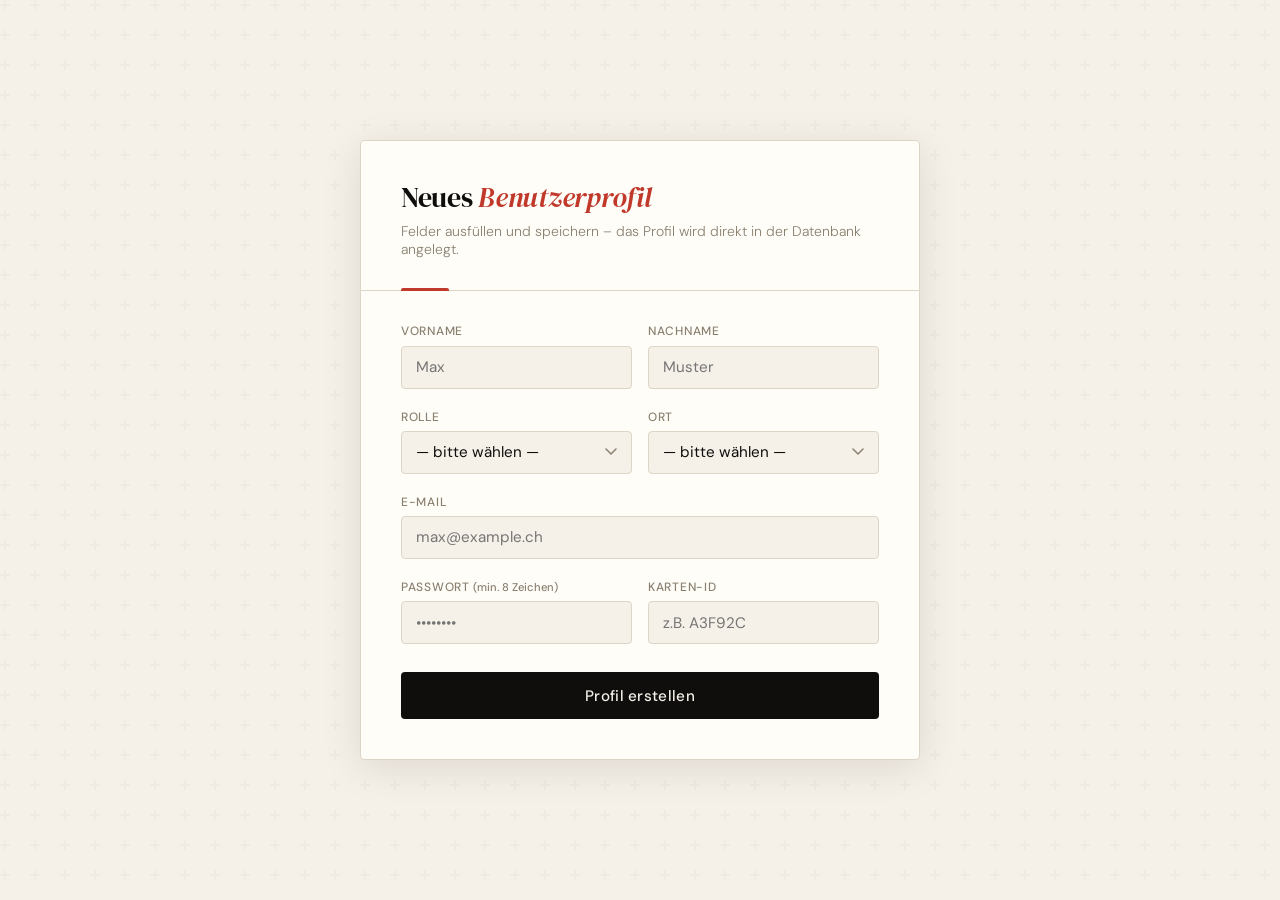
<file: new_user.html>
<!DOCTYPE html>
<html lang="de">
<head>
  <meta charset="UTF-8" />
  <meta name="viewport" content="width=device-width, initial-scale=1.0" />
  <title>Neues Benutzerprofil</title>
  <link rel="preconnect" href="https://fonts.googleapis.com" />
  <link rel="preconnect" href="https://fonts.gstatic.com" crossorigin />
  <link href="https://fonts.googleapis.com/css2?family=DM+Serif+Display:ital@0;1&family=DM+Sans:wght@300;400;500&display=swap" rel="stylesheet" />

  <style>
    /* ── Reset & Tokens ─────────────────────────── */
    *, *::before, *::after { box-sizing: border-box; margin: 0; padding: 0; }

    :root {
      --ink:      #0f0e0d;
      --paper:    #f5f0e8;
      --card:     #fffdf8;
      --accent:   #c0392b;
      --muted:    #8a8070;
      --border:   #ddd5c5;
      --success:  #2d6a4f;
      --error:    #c0392b;
      --radius:   4px;
      --shadow:   0 8px 40px rgba(15,14,13,.10);
    }

    html, body {
      min-height: 100%;
      background: var(--paper);
      font-family: 'DM Sans', sans-serif;
      color: var(--ink);
    }

    /* ── Background texture ─────────────────────── */
    body::before {
      content: '';
      position: fixed; inset: 0;
      background-image:
        url("data:image/svg+xml,%3Csvg width='60' height='60' viewBox='0 0 60 60' xmlns='http://www.w3.org/2000/svg'%3E%3Cg fill='none' fill-rule='evenodd'%3E%3Cg fill='%23a09080' fill-opacity='0.06'%3E%3Cpath d='M36 34v-4h-2v4h-4v2h4v4h2v-4h4v-2h-4zm0-30V0h-2v4h-4v2h4v4h2V6h4V4h-4zM6 34v-4H4v4H0v2h4v4h2v-4h4v-2H6zM6 4V0H4v4H0v2h4v4h2V6h4V4H6z'/%3E%3C/g%3E%3C/g%3E%3C/svg%3E");
      pointer-events: none;
      z-index: 0;
    }

    /* ── Layout ─────────────────────────────────── */
    main {
      position: relative; z-index: 1;
      min-height: 100vh;
      display: grid;
      place-items: center;
      padding: 3rem 1rem;
    }

    .card {
      background: var(--card);
      border: 1px solid var(--border);
      border-radius: var(--radius);
      box-shadow: var(--shadow);
      width: 100%;
      max-width: 560px;
      overflow: hidden;
      animation: rise .5s cubic-bezier(.22,.61,.36,1) both;
    }

    @keyframes rise {
      from { opacity: 0; transform: translateY(24px); }
      to   { opacity: 1; transform: translateY(0); }
    }

    /* ── Card header ────────────────────────────── */
    .card-head {
      padding: 2.5rem 2.5rem 2rem;
      border-bottom: 1px solid var(--border);
      position: relative;
    }

    .card-head::after {
      content: '';
      position: absolute;
      left: 2.5rem; bottom: -1px;
      width: 48px; height: 3px;
      background: var(--accent);
      border-radius: 2px 2px 0 0;
    }

    .card-head h1 {
      font-family: 'DM Serif Display', serif;
      font-size: 1.75rem;
      font-weight: 400;
      letter-spacing: -.01em;
      line-height: 1.2;
    }

    .card-head h1 em {
      font-style: italic;
      color: var(--accent);
    }

    .card-head p {
      margin-top: .5rem;
      font-size: .875rem;
      color: var(--muted);
      font-weight: 300;
    }

    /* ── Form body ──────────────────────────────── */
    .card-body {
      padding: 2rem 2.5rem 2.5rem;
    }

    .row-2 {
      display: grid;
      grid-template-columns: 1fr 1fr;
      gap: 1rem;
    }

    .field {
      display: flex;
      flex-direction: column;
      gap: .4rem;
      margin-bottom: 1.25rem;
    }

    .field label {
      font-size: .75rem;
      font-weight: 500;
      letter-spacing: .06em;
      text-transform: uppercase;
      color: var(--muted);
    }

    .field input,
    .field select {
      width: 100%;
      padding: .65rem .85rem;
      border: 1px solid var(--border);
      border-radius: var(--radius);
      background: var(--paper);
      color: var(--ink);
      font-family: 'DM Sans', sans-serif;
      font-size: .95rem;
      font-weight: 400;
      outline: none;
      transition: border-color .2s, box-shadow .2s;
      appearance: none;
      -webkit-appearance: none;
    }

    .field select {
      background-image: url("data:image/svg+xml,%3Csvg width='12' height='8' viewBox='0 0 12 8' xmlns='http://www.w3.org/2000/svg'%3E%3Cpath d='M1 1l5 5 5-5' stroke='%238a8070' stroke-width='1.5' fill='none' stroke-linecap='round'/%3E%3C/svg%3E");
      background-repeat: no-repeat;
      background-position: right .85rem center;
      padding-right: 2.25rem;
    }

    .field input:focus,
    .field select:focus {
      border-color: var(--ink);
      box-shadow: 0 0 0 3px rgba(15,14,13,.07);
    }

    .field input.invalid,
    .field select.invalid {
      border-color: var(--error);
    }

    /* ── Submit button ──────────────────────────── */
    .btn-submit {
      width: 100%;
      padding: .85rem;
      margin-top: .5rem;
      background: var(--ink);
      color: var(--paper);
      border: none;
      border-radius: var(--radius);
      font-family: 'DM Sans', sans-serif;
      font-size: .95rem;
      font-weight: 500;
      letter-spacing: .02em;
      cursor: pointer;
      transition: background .2s, transform .1s;
      display: flex;
      align-items: center;
      justify-content: center;
      gap: .5rem;
    }

    .btn-submit:hover  { background: #2a2724; }
    .btn-submit:active { transform: scale(.985); }
    .btn-submit:disabled { opacity: .5; cursor: not-allowed; }

    .spinner {
      width: 18px; height: 18px;
      border: 2px solid rgba(245,240,232,.3);
      border-top-color: var(--paper);
      border-radius: 50%;
      animation: spin .7s linear infinite;
      display: none;
    }
    .btn-submit.loading .spinner { display: block; }
    .btn-submit.loading .btn-text { display: none; }

    @keyframes spin { to { transform: rotate(360deg); } }

    /* ── Toast ──────────────────────────────────── */
    #toast {
      display: none;
      margin-top: 1.25rem;
      padding: .85rem 1rem;
      border-radius: var(--radius);
      font-size: .875rem;
      font-weight: 400;
      line-height: 1.5;
      animation: fadein .3s ease;
    }

    @keyframes fadein { from { opacity:0; transform:translateY(6px); } to { opacity:1; transform:none; } }

    #toast.success {
      background: #d8f3dc;
      color: var(--success);
      border: 1px solid #b7e4c7;
    }

    #toast.error {
      background: #fde8e8;
      color: var(--error);
      border: 1px solid #f5c6c6;
    }

    @media (max-width: 480px) {
      .card-head, .card-body { padding-left: 1.5rem; padding-right: 1.5rem; }
      .row-2 { grid-template-columns: 1fr; }
    }
  </style>
</head>
<body>
<main>
  <div class="card">

    <div class="card-head">
      <h1>Neues <em>Benutzerprofil</em></h1>
      <p>Felder ausfüllen und speichern – das Profil wird direkt in der Datenbank angelegt.</p>
    </div>

    <div class="card-body">
      <div class="row-2">
        <div class="field">
          <label for="firstname">Vorname</label>
          <input type="text" id="firstname" name="firstname" placeholder="Max" autocomplete="given-name" />
        </div>
        <div class="field">
          <label for="lastname">Nachname</label>
          <input type="text" id="lastname" name="lastname" placeholder="Muster" autocomplete="family-name" />
        </div>
      </div>

      <div class="row-2">
        <div class="field">
          <label for="rolle">Rolle</label>
          <select id="rolle" name="rolle">
            <option value="">— bitte wählen —</option>
            <option value="Admin">Admin</option>
            <option value="Ausleihe">Ausleihe</option>
          </select>
        </div>
        <div class="field">
          <label for="ort">Ort</label>
          <select id="ort" name="ort">
            <option value="">— bitte wählen —</option>
            <option value="Bern">Bern</option>
            <option value="Chur">Chur</option>
            <option value="Zürich">Zürich</option>
          </select>
        </div>
      </div>

      <div class="field">
        <label for="email">E-Mail</label>
        <input type="email" id="email" name="email" placeholder="max@example.ch" autocomplete="email" />
      </div>

      <div class="row-2">
        <div class="field">
          <label for="passwort">Passwort <span style="color:var(--muted);font-size:.7rem;text-transform:none;letter-spacing:0">(min. 8 Zeichen)</span></label>
          <input type="password" id="passwort" name="passwort" placeholder="••••••••" autocomplete="new-password" />
        </div>
        <div class="field">
          <label for="card_id">Karten-ID</label>
          <input type="text" id="card_id" name="card_id" placeholder="z.B. A3F92C" />
        </div>
      </div>

      <button class="btn-submit" id="submitBtn" type="button" onclick="submitForm()">
        <div class="spinner"></div>
        <span class="btn-text">Profil erstellen</span>
      </button>

      <div id="toast"></div>
    </div>
  </div>
</main>

<script>
  async function submitForm() {
    const btn   = document.getElementById('submitBtn');
    const toast = document.getElementById('toast');
    const felder = ['firstname','lastname','rolle','ort','email','passwort','card_id'];

    // Validierung
    let ok = true;
    felder.forEach(id => {
      const el = document.getElementById(id);
      el.classList.remove('invalid');
      if (!el.value.trim()) { el.classList.add('invalid'); ok = false; }
    });

    const emailEl = document.getElementById('email');
    if (emailEl.value && !/^[^\s@]+@[^\s@]+\.[^\s@]+$/.test(emailEl.value)) {
      emailEl.classList.add('invalid'); ok = false;
    }

    const pwEl = document.getElementById('passwort');
    if (pwEl.value && pwEl.value.length < 8) {
      pwEl.classList.add('invalid'); ok = false;
    }

    if (!ok) {
      showToast('Bitte alle Felder korrekt ausfüllen.', 'error');
      return;
    }

    // Submit
    btn.disabled = true;
    btn.classList.add('loading');
    toast.style.display = 'none';

    const body = new FormData();
    felder.forEach(id => body.append(id, document.getElementById(id).value));

    try {
      const res  = await fetch('benutzer_erstellen.php', { method: 'POST', body });
      const data = await res.json();

      if (data.success) {
        showToast(data.message, 'success');
        felder.forEach(id => { document.getElementById(id).value = ''; });
      } else {
        showToast(data.message, 'error');
      }
    } catch (e) {
      showToast('Verbindungsfehler – bitte erneut versuchen.', 'error');
    } finally {
      btn.disabled = false;
      btn.classList.remove('loading');
    }
  }

  function showToast(msg, type) {
    const t = document.getElementById('toast');
    t.textContent = msg;
    t.className   = type;
    t.style.display = 'block';
  }

  // Enter-Taste
  document.addEventListener('keydown', e => {
    if (e.key === 'Enter') submitForm();
  });
</script>
</body>
</html>
</file>
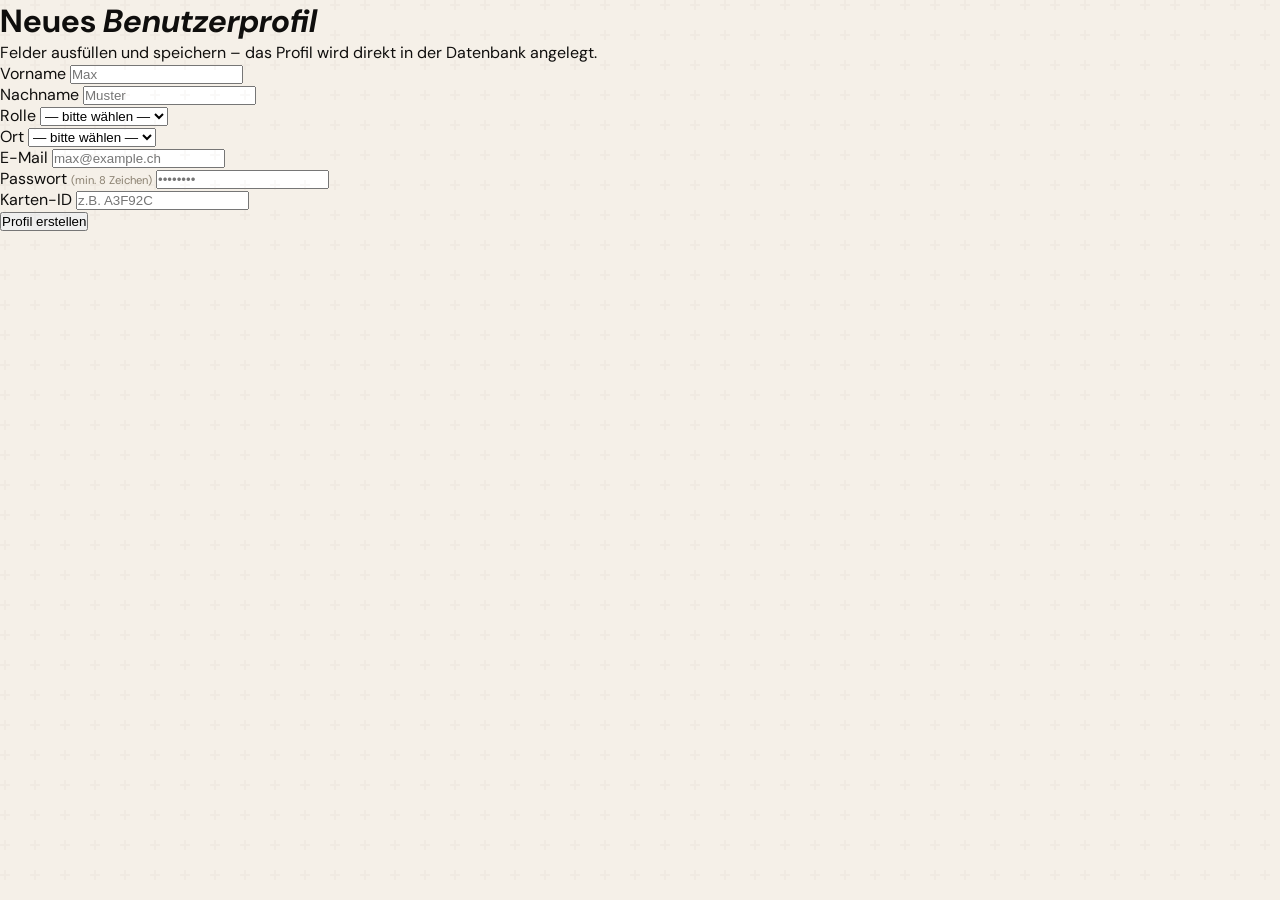
<file: newuser.html>
<!DOCTYPE html>
<html lang="de">
<head>
  <meta charset="UTF-8" />
  <meta name="viewport" content="width=device-width, initial-scale=1.0" />
  <title>Neues Benutzerprofil</title>
  <link rel="preconnect" href="https://fonts.googleapis.com" />
  <link rel="preconnect" href="https://fonts.gstatic.com" crossorigin />
  <link href="https://fonts.googleapis.com/css2?family=DM+Serif+Display:ital@0;1&family=DM+Sans:wght@300;400;500&display=swap" rel="stylesheet" />

  <style>
    /* ── Reset & Tokens ─────────────────────────── */
    *, *::before, *::after { box-sizing: border-box; margin: 0; padding: 0; }

    :root {
      --ink:      #0f0e0d;
      --paper:    #f5f0e8;
      --card:     #fffdf8;
      --accent:   #c0392b;
      --muted:    #8a8070;
      --border:   #ddd5c5;
      --success:  #2d6a4f;
      --error:    var(--accent);
      --radius:   4px;
      --shadow:   0 8px 40px rgba(15,14,13,.10);
    }

    html, body {
      min-height: 100%;
      background: var(--paper);
      font-family: 'DM Sans', sans-serif;
      color: var(--ink);
    }

    /* ── Background texture ─────────────────────── */
    body::before {
      content: '';
      position: fixed; inset: 0;
      background-image:
        url("data:image/svg+xml,%3Csvg width='60' height='60' viewBox='0 0 60 60' xmlns='http://www.w3.org/2000/svg'%3E%3Cg fill='none' fill-rule='evenodd'%3E%3Cg fill='%23a09080' fill-opacity='0.06'%3E%3Cpath d='M36 34v-4h-2v4h-4v2h4v4h2v-4h4v-2h-4zm0-30V0h-2v4h-4v2h4v4h2V6h4V4h-4zM6 34v-4H4v4H0v2h4v4h2v-4h4v-2H6zM6 4V0H4v4H0v2h4v4h2V6h4V4H6z'/%3E%3C/g%3E%3C/g%3E%3C/svg%3E");
      pointer-events: none;
      z-index: 0;
    }

    /* minimal styles for invalid & toast */
    .invalid { outline: 2px solid var(--error); }
    #toast { display: none; padding: 10px 14px; border-radius: 6px; margin-top: 14px; }
    #toast.success { background: var(--success); color: white; }
    #toast.error { background: var(--error); color: white; }
    .btn-submit.loading .spinner { display: inline-block; }
    .spinner { display: none; width: 14px; height: 14px; border: 2px solid rgba(0,0,0,0.12); border-top-color: rgba(0,0,0,0.4); border-radius: 50%; animation: spin .8s linear infinite; margin-right: 8px; vertical-align: middle; }
    @keyframes spin { to { transform: rotate(360deg); } }
  </style>

</head>
<body>
<main>
  <div class="card">

    <div class="card-head">
      <h1>Neues <em>Benutzerprofil</em></h1>
      <p>Felder ausfüllen und speichern – das Profil wird direkt in der Datenbank angelegt.</p>
    </div>

    <div class="card-body">
      <!-- Formular: submit statt onclick / globaler Enter-Handler -->
      <form id="newUserForm" novalidate>
        <div class="row-2">
          <div class="field">
            <label for="firstname">Vorname</label>
            <input type="text" id="firstname" name="firstname" placeholder="Max" autocomplete="given-name" />
          </div>
          <div class="field">
            <label for="lastname">Nachname</label>
            <input type="text" id="lastname" name="lastname" placeholder="Muster" autocomplete="family-name" />
          </div>
        </div>

        <div class="row-2">
          <div class="field">
            <label for="rolle">Rolle</label>
            <select id="rolle" name="rolle">
              <option value="">— bitte wählen —</option>
              <option value="Admin">Admin</option>
              <option value="Ausleihe">Ausleihe</option>
            </select>
          </div>
          <div class="field">
            <label for="ort">Ort</label>
            <select id="ort" name="ort">
              <option value="">— bitte wählen —</option>
              <option value="Bern">Bern</option>
              <option value="Chur">Chur</option>
              <option value="Zürich">Zürich</option>
            </select>
          </div>
        </div>

        <div class="field">
          <label for="email">E-Mail</label>
          <input type="email" id="email" name="email" placeholder="max@example.ch" autocomplete="email" />
        </div>

        <div class="row-2">
          <div class="field">
            <label for="passwort">Passwort <span style="color:var(--muted);font-size:.7rem;text-transform:none;letter-spacing:0">(min. 8 Zeichen)</span></label>
            <input type="password" id="passwort" name="passwort" placeholder="••••••••" autocomplete="new-password" />
          </div>
          <div class="field">
            <label for="card_id">Karten-ID</label>
            <input type="text" id="card_id" name="card_id" placeholder="z.B. A3F92C" />
          </div>
        </div>

        <button class="btn-submit" id="submitBtn" type="submit">
          <div class="spinner" aria-hidden="true"></div>
          <span class="btn-text">Profil erstellen</span>
        </button>

        <div id="toast" role="status" aria-live="polite"></div>
      </form>
    </div>
  </div>
</main>

<script src="js/api-config.js"></script>
<script>
  function normalizeCardId(value) {
    return String(value || "")
      .trim()
      .replace(/[^a-zA-Z0-9]/g, "")
      .toUpperCase();
  }

  function applyCardPrefillFromQuery() {
    const params = new URLSearchParams(window.location.search);
    const raw = params.get('card_id');
    if (!raw) return;
    const cardIdEl = document.getElementById('card_id');
    if (!cardIdEl) return;
    cardIdEl.value = normalizeCardId(raw);
  }

  // helper Toast
  let toastTimer = null;
  function showToast(msg, type = 'error') {
    const t = document.getElementById('toast');
    if (!t) return;
    t.textContent = msg;
    t.className = ''; // reset classes
    t.classList.add(type);
    t.style.display = 'block';
    if (toastTimer) clearTimeout(toastTimer);
    toastTimer = setTimeout(() => {
      t.style.display = 'none';
      t.className = '';
    }, 5000);
  }

  async function submitForm() {
    const btn   = document.getElementById('submitBtn');
    const felder = ['firstname','lastname','rolle','ort','email','passwort','card_id'];

    // Defensive: ensure button exists
    if (!btn) return;

    // Validierung
    let ok = true;
    felder.forEach(id => {
      const el = document.getElementById(id);
      if (!el) return; // falls Element fehlt, nicht crashen
      el.classList.remove('invalid');
      if (!String(el.value || '').trim()) { el.classList.add('invalid'); ok = false; }
    });

    const emailEl = document.getElementById('email');
    if (emailEl && emailEl.value && !/^[^\s@]+@[^\s@]+\.[^\s@]+$/.test(emailEl.value)) {
      emailEl.classList.add('invalid'); ok = false;
    }

    const pwEl = document.getElementById('passwort');
    if (pwEl && pwEl.value && pwEl.value.length < 8) {
      pwEl.classList.add('invalid'); ok = false;
    }

    if (!ok) {
      showToast('Bitte alle Felder korrekt ausfüllen.', 'error');
      return;
    }

    // API-Konfiguration prüfen
    if (typeof apiUrl !== 'function') {
      showToast('Fehler: API-Konfiguration fehlt. js/api-config.js prüfen.', 'error');
      return;
    }

    // Submit
    btn.disabled = true;
    btn.classList.add('loading');

    const body = new FormData();
    felder.forEach(id => {
      const el = document.getElementById(id);
      body.append(id, el ? (el.value || '') : '');
    });

    try {
      const res = await fetch(apiUrl('api/benutzer_erstellen.php'), { method: 'POST', body, credentials: 'include' });
      const text = await res.text();
      let data = null;
      try {
        data = JSON.parse(text);
      } catch (parseErr) {
        console.error('HTTP', res.status, 'Antwort (kein JSON):', text.slice(0, 500));
        let hint = 'Server-Antwort war kein JSON (oft PHP-Fehler/Warnung vor dem JSON). Browser-Konsole prüfen.';
        if (res.status === 404) {
          hint = 'api/benutzer_erstellen.php nicht gefunden — alle Ordner (api/, system/) hochladen, Groß-/Kleinschreibung beachten.';
        } else if (location.protocol === 'file:') {
          hint = 'Seite per file:// geöffnet — über https://… auf dem Server öffnen, sonst funktioniert fetch() nicht.';
        } else if (!String(window.API_BASE || '').trim() && location.origin) {
          hint += ' Falls die Seite woanders liegt: API_BASE in js/api-config.js setzen.';
        }
        showToast(hint, 'error');
        return;
      }

      if (!res.ok) {
        showToast(data && data.message ? data.message : 'Serverfehler – bitte prüfen.', 'error');
        return;
      }

      if (data && data.success) {
        showToast(data.message || 'Profil erstellt.', 'success');
        felder.forEach(id => {
          const el = document.getElementById(id);
          if (el) el.value = '';
        });
      } else {
        showToast((data && data.message) ? data.message : 'Fehler beim Erstellen des Profils.', 'error');
      }
    } catch (e) {
      console.error(e);
      showToast('Verbindungsfehler – bitte erneut versuchen.', 'error');
    } finally {
      btn.disabled = false;
      btn.classList.remove('loading');
    }
  }

  // Form-Submit statt globaler Enter-Handler
  const form = document.getElementById('newUserForm');
  if (form) {
    form.addEventListener('submit', (e) => {
      e.preventDefault();
      submitForm();
    });
  }

  applyCardPrefillFromQuery();
</script>
</body>
</html>
</file>
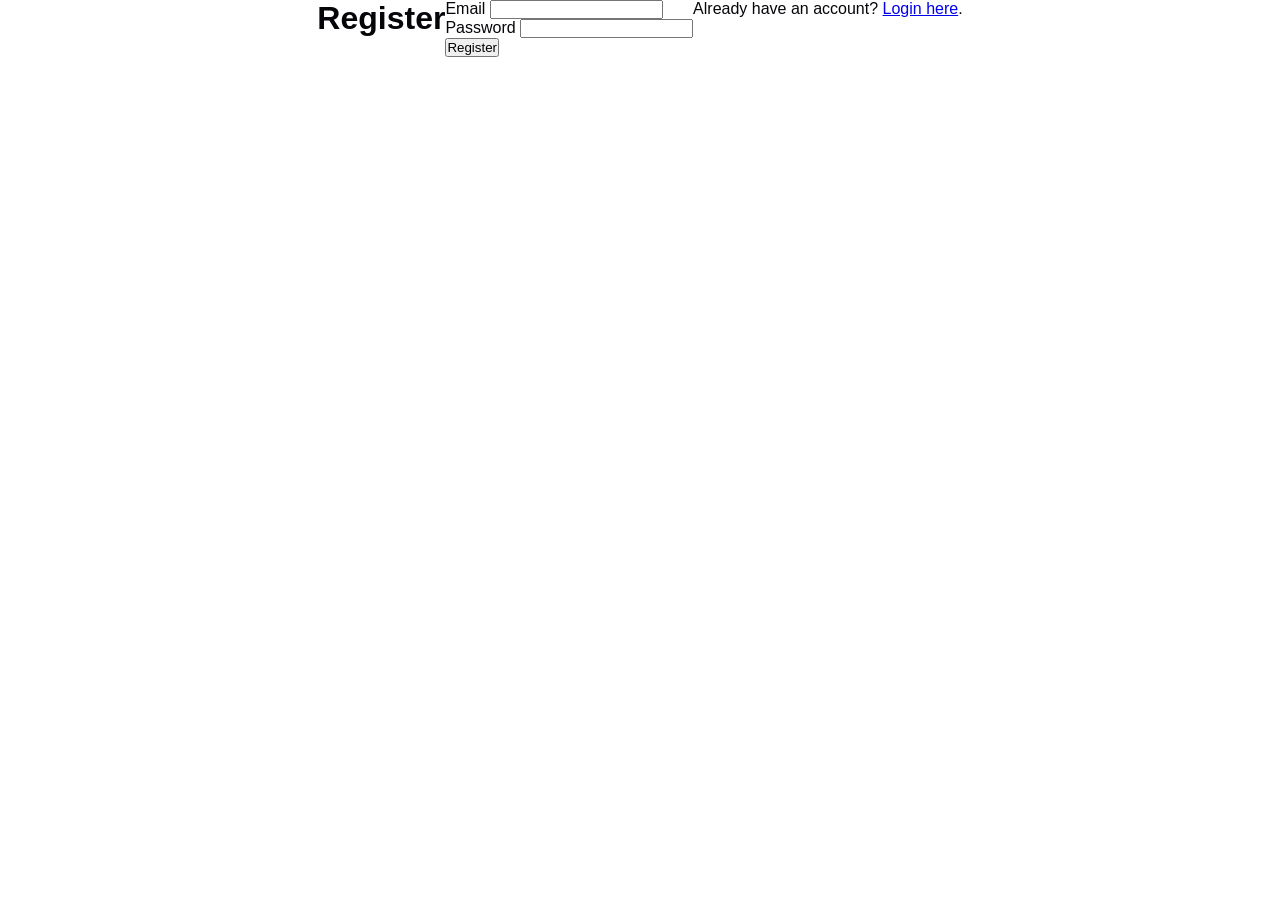
<file: register.html>
<!DOCTYPE html>
<html lang="en">
  <head>
    <meta charset="UTF-8" />
    <title>Register</title>
    <link rel="stylesheet" href="css/style.css" />
  </head>
  <body>
    <h1>Register</h1>

    <form id="registerForm">
      <div>
        <label>Email</label>
        <input type="email" id="email" required />
      </div>
      <div>
        <label>Password</label>
        <input type="password" id="password" required />
      </div>
      <button type="submit">Register</button>
    </form>

    <p>Already have an account? <a href="login.html">Login here</a>.</p>

    <script src="js/api-config.js"></script>
    <script src="js/register.js"></script>
  </body>
</html>
</file>
<file: css/style.css>
/* 1. DESIGN TOKENS */
:root {
  /* Brand Colors */
  --clr-purple: #8c79ef;
  --clr-green: #dbf58a;
  --clr-pink: #fea3e0;
  --clr-red: #eb4c15;

  /* Neutrals */
  --clr-black: #06050a;
  --clr-neutral-600: #333236;
  --clr-neutral-300: #5b5a5d;
  --clr-neutral-50: #c1c1c2;
  --clr-neutral-10: #f7f7f7;
  --clr-white: #ffffff;

  /* Spacing & Borders */
  --radius-main: 32px;
  --radius-btn: 72px;
  --radius-s: 16px;

  /* Fonts - WICHTIG: Adobe Name prüfen */
  --font-display: "snaga-unicase-display", sans-serif;
  --font-main:
    -apple-system, BlinkMacSystemFont, "Segoe UI", Roboto, Helvetica, Arial,
    sans-serif;
}

.big-beautiful-button {
  width: 100%;
  background-color: var(--clr-black);
  color: var(--clr-white);
  border: none;
  padding: 24px;
  border-radius: var(--radius-btn);
  font-family: var(--font-display); /* SF Pro für Buttons ist lesbarer */
  font-weight: 900;
  font-size: 1.1rem;
  cursor: pointer;
  margin-bottom: 24px;
  transition: transform 0.1s;
}

/* Simple hover animation für den Button */
.big-beautiful-button {
  transition:
    transform 180ms cubic-bezier(0.2, 0.9, 0.2, 1),
    box-shadow 180ms ease,
    opacity 120ms ease;
  will-change: transform, box-shadow;
  box-shadow: 0 8px 24px rgba(6, 5, 10, 0.12);
}

.big-beautiful-button:hover,
.big-beautiful-button:focus {
  transform: translateY(-4px) scale(1.02);
  box-shadow: 0 18px 40px rgba(6, 5, 10, 0.18);
}

.big-beautiful-button:active {
  transform: translateY(-1px) scale(0.98);
  box-shadow: 0 6px 18px rgba(6, 5, 10, 0.1);
}

/* reduced motion respektieren */
@media (prefers-reduced-motion: reduce) {
  .big-beautiful-button,
  .big-beautiful-button:hover,
  .big-beautiful-button:focus,
  .big-beautiful-button:active {
    transition: none;
    transform: none;
    box-shadow: none;
  }
}

#btn-clock-in:active {
  transform: scale(0.96);
}

/* 2. SCHRIFT-ERZWINGUNG (Auserhalb von :root!) */
h1,
h2,
h3,
.logo,
.timer-display {
  font-family: var(--font-display);
}

/* 3. RESET & BASIS */
* {
  box-sizing: border-box;
  margin: 0;
  padding: 0;
}

body {
  background-color: var(--clr-white);
  font-family: var(--font-main);
  display: flex;
  justify-content: center;
  color: var(--clr-black);
  -webkit-font-smoothing: antialiased;
}

.app-container {
  width: 100%;
  max-width: 430px;
  min-height: 100vh;
  padding: 24px;
  padding-bottom: 110px;
  display: flex;
  flex-direction: column;
}

/* 4. KOMPONENTEN */

.main-header {
  display: flex;
  justify-content: space-between;
  align-items: center;
  margin-bottom: 40px;
  padding-top: 10px;
}

.location-tag {
  color: var(--clr-purple);
  font-size: 0.85rem;
  font-weight: 600;
}

.welcome-section h1 {
  font-family: var(--font-display);
  font-weight: 900;
  font-size: 3.8rem;
  color: var(--clr-purple);
  margin-bottom: 0px;
}

.timer-card {
  background-color: var(--clr-purple);
  border-radius: var(--radius-main);
  padding: 40px 20px;
  text-align: center;
  color: var(--clr-white);
  margin-bottom: 20px;
}

.placeholder-circle {
  width: 70px;
  height: 70px;
  border: 6px solid var(--clr-red);
  border-radius: 50%;
  margin: 0 auto 15px;
}

.timer-label {
  font-weight: 600;
  font-size: 0.9rem;
  margin-bottom: 5px;
}

.timer-display {
  font-size: 3.5rem;
  margin-bottom: 5px;
}

.timer-units {
  display: flex;
  justify-content: space-around;
  padding: 0 20px;
  font-size: 0.65rem;
  text-transform: uppercase;
  opacity: 0.8;
}

.btn-clock-in:active {
  transform: scale(0.96);
}

.info-grid {
  display: grid;
  grid-template-columns: 1fr 1fr;
  gap: 15px;
}

.info-card {
  border-radius: var(--radius-main);
  padding: 20px;
  height: 130px;
  display: flex;
  flex-direction: column;
  justify-content: center;
  align-items: center;
}

.info-card.pink {
  background-color: var(--clr-pink);
  color: var(--clr-white);
}
.info-card.green {
  background-color: var(--clr-green);
  color: var(--clr-neutral-600);
}

.info-card p {
  font-size: 0.8rem;
  font-weight: 600;
}

.bottom-nav {
  position: fixed; 
  align-self: center;
  bottom: 0;
  max-width: 430px;
  width: 100%;
  background: var(--clr-purple);
  display: flex;
  justify-content: space-around;
  padding: 20px 0 35px 0;
  border-top-left-radius: var(--radius-main);
  border-top-right-radius: var(--radius-main);
  box-shadow: 0 -10px 30px rgba(0, 0, 0, 0.05);
}

.nav-item {
  display: flex;
  font-family: var(--font-main);
  flex-direction: column;
  align-items: center;
  text-decoration: none;
  color: var(--clr-white);
  font-size: 0.7rem;
  font-weight: 600;
}

[hidden] {
  display: none !important;
}

.nav-item.active {
  color: var(--clr-pink);
  font-weight: 800;
}

.nav-icon {
  width: 32px;
  height: 32px;
  margin-bottom: 8px;
}



body.welcome-page {
  background-color: var(--clr-pink);
  min-height: 100vh;
  font-family: var(--font-display);
  font-size: 1.5rem;
  line-height: 1.05;
  display: flex;
  flex-direction: column;
  justify-content: space-between;
  padding: 32px 24px 80px;
  max-width: 430px;
  margin: 0 auto;
}

.logo {
  width: 140px;
}

.biguhr {
  width: 260px;
  align-self: center;
}

/* mehr Abstand oberhalb des großen Buttons auf der Welcome-Seite */
.welcome-bottom .big-beautiful-button,
body.welcome-page .big-beautiful-button {
  margin-top: 48px;
}

/* etwas weniger Abstand auf kleinen Bildschirmen */
@media (max-width: 420px) {
  .welcome-bottom .big-beautiful-button,
  body.welcome-page .big-beautiful-button {
    margin-top: 24px;
  }
}

/* LOGIN PAGE */
.login-wrapper {
  position: relative;
  width: 100%;
  max-width: 430px;
  min-height: 100vh;
  background-color: var(--clr-white);
  overflow: hidden;
  margin: 0 auto;
  display: flex;
  align-items: center;
  justify-content: center;
}

/* Hintergrund-Shapes: größer, fixed und immer exakt in den Ecken */
.bg-shape {
  position: fixed;
  width: min(760px, 60vw);
  height: auto;
  pointer-events: none;
  z-index: 0; /* hinter dem Inhalt */
}

/* immer genau in der jeweiligen Ecke des Bildschirms */
.bg-top {
  top: 0;
  right: 0;
}
.bg-bottom {
  bottom: 0;
  left: 0;
}

/* etwas kleiner auf sehr kleinen Bildschirmen */
@media (max-width: 420px) {
  .bg-shape {
    width: min(420px, 80vw);
  }
}
@media (min-width: 1200px) {
  .bg-shape {
    width: min(920px, 45vw);
  }
}

.main-content {
  position: relative;
  z-index: 1;
  width: 100%;
  padding: 32px 28px;
}

.main-logo {
  width: 140px;
  margin-bottom: 60px;
}

.login-headline {
  font-family: var(--font-display);
  font-weight: 900;
  font-size: 4rem;
  color: var(--clr-purple);
  margin-bottom: 32px;
  line-height: 1;
}

.login-form {
  display: flex;
  flex-direction: column;
  gap: 16px;
}

.input-container input {
  width: 100%;
  padding: 20px 24px;
  border: 4px solid var(--clr-purple);
  border-radius: 72px;
  font-family: var(--font-main);
  font-size: 1rem;
  color: var(--clr-purple);
  background: transparent;
  outline: none;
  transition: border-color 0.2s;
}

.input-container input::placeholder {
  color: var(--clr-purple);
  opacity: 0.7;
}

.input-container input:focus {
  border-color: var(--clr-black);
  color: var(--clr-black);
}

.submit-btn {
  width: 100%;
  background-color: var(--clr-black);
  color: var(--clr-white);
  border: none;
  padding: 24px;
  border-radius: 72px;
  font-family: var(--font-display);
  font-weight: 900;
  font-size: 1.1rem;
  cursor: pointer;
  margin-top: 8px;
  transition:
    transform 180ms cubic-bezier(0.2, 0.9, 0.2, 1),
    box-shadow 180ms ease;
  box-shadow: 0 8px 24px rgba(6, 5, 10, 0.12);
}

.submit-btn:hover {
  transform: translateY(-4px) scale(1.02);
  box-shadow: 0 18px 40px rgba(6, 5, 10, 0.18);
}

.submit-btn:active {
  transform: scale(0.98);
}

.register-text {
  margin-top: 24px;
  font-size: 0.85rem;
  color: var(--clr-neutral-300);
  text-align: center;
}

.register-text a {
  color: var(--clr-purple);
  font-weight: 600;
  text-decoration: none;
}

/* HOME PAGE */
.welcome-section {
  display: flex;
  align-items: flex-start;
  justify-content: space-between;
  margin-bottom: 24px;
}

.welcome-section h1 {
  font-size: 3.8rem;
  color: var(--clr-purple);
  line-height: 1.05;
}

.smiley {
  width: 90px;
  margin-top: 7px;
}

.timer-uhr {
  width: 90px;
  margin: 0 auto 16px;
  display: block;
}
.timer-card {
  box-shadow: 0 8px 24px rgba(6, 5, 10, 0.1);
}

.timer-row {
  display: flex;
  justify-content: space-around;
  margin-top: 12px;
}

.timer-col {
  display: flex;
  flex-direction: column;
  align-items: center;
  gap: 4px;
}

.timer-display {
  font-size: 3.5rem;
  color: var(--clr-pink);
  font-family: var(--font-display);
  font-weight: 900;
}

.timer-label {
  font-weight: 700;
  font-size: 1.7rem;
  margin-bottom: 8px;
  color: var(--clr-white);
}

.info-card {
  box-shadow: 0 8px 24px rgba(6, 5, 10, 0.1);
}
.info-card h3 {
  font-family: var(--font-display);
  font-size: 2rem;
  font-weight: 900;
  color: var(--clr-red);
  margin-top: 8px;
}

.info-card.pink p {
  color: var(--clr-red);
  font-weight: 700;
}

.info-card.green p {
  color: var(--clr-purple);
  font-family: var(--font-display);
  font-weight: 900;
  font-size: 1.1rem;
  text-align: center;
}

.info-card.green {
  border: none;
  cursor: pointer;
  transition:
    transform 180ms cubic-bezier(0.2, 0.9, 0.2, 1),
    box-shadow 180ms ease;
  will-change: transform, box-shadow;
}

.info-card.green:hover,
.info-card.green:focus {
  transform: translateY(-4px) scale(1.02);
  box-shadow: 0 18px 40px rgba(6, 5, 10, 0.18);
}

.info-card.green:active {
  transform: translateY(-1px) scale(0.98);
  box-shadow: 0 6px 18px rgba(6, 5, 10, 0.1);
}

.manual-plus {
  font-size: 2.5rem;
  font-weight: 900;
  color: var(--clr-purple);
  line-height: 1;
}

/* TIMESHEET PAGE */
.tab-group {
  display: flex;
  gap: 10px;
  margin: 20px 0;
}

.tab-btn {
  flex: 1;
  padding: 14px;
  border-radius: var(--radius-btn);
  border: none;
  background-color: var(--clr-black);
  color: var(--clr-white);
  font-family: var(--font-display);
  font-weight: 900;
  font-size: 0.95rem;
  cursor: pointer;
}

.tab-btn.active {
  background-color: var(--clr-purple);
}

.week-nav {
  display: flex;
  align-items: center;
  justify-content: space-between;
  background-color: var(--clr-pink);
  border: 3px solid var(--clr-purple);
  border-radius: var(--radius-btn);
  padding: 20px 24px;
  margin-bottom: 24px;
  font-weight: 600;
}

.week-arrow {
  background: none;
  border: none;
  font-size: 1.4rem;
  cursor: pointer;
  color: var(--clr-black);
  font-weight: 700;
}

.entry-list {
  display: flex;
  flex-direction: column;
  gap: 12px;
  margin-bottom: 24px;
}

.entry-empty {
  color: var(--clr-black);
  opacity: 0.7;
  padding: 12px 4px;
  font-size: 0.95rem;
}

.period-total {
  font-weight: 700;
  margin: -8px 0 16px;
  font-size: 0.95rem;
}

.entry-card {
  background-color: var(--clr-green);
  border-radius: var(--radius-main);
  padding: 20px 24px;
  display: flex;
  align-items: center;
  justify-content: space-between;
  cursor: pointer;
}

.entry-main {
  display: flex;
  align-items: center;
  gap: 10px;
}

.entry-date {
  font-weight: 700;
  font-size: 1rem;
}

.entry-tag {
  background-color: var(--clr-purple);
  color: var(--clr-white);
  font-size: 0.75rem;
  font-weight: 700;
  padding: 4px 12px;
  border-radius: 40px;
}

/* Tag-Varianten */
.entry-tag.kita {
  background-color: var(--clr-purple);
  color: var(--clr-white);
}

.entry-tag.buero {
  background-color: var(--clr-green);
  color: var(--clr-neutral-600);
}

.entry-tag.chilling {
  background-color: var(--clr-pink);
  color: var(--clr-white);
}

.entry-sub {
  font-size: 0.8rem;
  color: var(--clr-neutral-600);
  margin-top: 4px;
}

.entry-arrow {
  font-size: 1.5rem;
  color: var(--clr-neutral-300);
}
.week-icon {
  width: 18px;
  vertical-align: middle;
  margin-right: 6px;
}

/* EINSTELLUNGEN PAGE */
.settings-headline {
  font-size: 3.5rem;
  color: var(--clr-purple);
  margin-bottom: 24px;
}

.profile-card {
  display: flex;
  align-items: center;
  gap: 16px;
  background-color: var(--clr-purple);
  border-radius: var(--radius-main);
  padding: 20px 24px;
  margin-bottom: 32px;
}

.avatar {
  width: 60px;
  height: 60px;
  border-radius: 50%;
  display: flex;
  align-items: center;
  justify-content: center;
}

.avatar img {
  width: 55px;
  height: 55px;
  display: block;
}

.profile-name {
  font-family: var(--font-display);
  font-weight: 900;
  font-size: 1.2rem;
  color: var(--clr-white);
}

.profile-role {
  font-size: 0.8rem;
  opacity: 0.8;
  margin-top: 2px;
  color: var(--clr-white);
}

.settings-form {
  display: flex;
  flex-direction: column;
  gap: 8px;
  margin-bottom: 24px;
}

.settings-label {
  font-size: 0.8rem;
  font-weight: 600;
  color: var(--clr-neutral-300);
  margin-top: 8px;
  padding-left: 8px;
}

.easter-hint {
  text-align: center;
  font-size: 0.75rem;
  color: var(--clr-neutral-50);
  margin-bottom: 24px;
  cursor: default;
  user-select: none;
}

.easter-overlay {
  display: none;
  position: fixed;
  inset: 0;
  background: rgba(6, 5, 10, 0.7);
  z-index: 100;
  align-items: center;
  justify-content: center;
}

.easter-overlay.active {
  display: flex;
}

.easter-card {
  background: var(--clr-white);
  border-radius: var(--radius-main);
  padding: 40px 28px;
  max-width: 340px;
  width: 90%;
  text-align: center;
}

.easter-anim {
  font-size: 4rem;
  margin-bottom: 12px;
}

.easter-card h2 {
  color: var(--clr-purple);
  font-size: 1.8rem;
  margin-bottom: 12px;
}

.easter-card p {
  color: var(--clr-neutral-300);
  font-size: 0.95rem;
  line-height: 1.5;
  margin-bottom: 16px;
}

.easter-countdown {
  font-family: var(--font-display);
  font-size: 3rem;
  font-weight: 900;
  color: var(--clr-purple);
  margin-bottom: 20px;
}

#easter-close:disabled {
  opacity: 0.4;
  cursor: not-allowed;
  transform: none;
  box-shadow: none;
}

/* ACTIVITY MODAL */
.activity-overlay {
  display: none;
  position: fixed;
  inset: 0;
  background: rgba(6, 5, 10, 0.4);
  backdrop-filter: blur(15px);
  -webkit-backdrop-filter: blur(15px); /* für Safari */
  z-index: 100;
  align-items: center;
  justify-content: center;
  padding: 24px;
}

.activity-overlay.active {
  display: flex;
}

.activity-modal {
  background-color: var(--clr-purple);
  border-radius: var(--radius-main);
  padding: 28px 24px;
  width: 100%;
  max-width: 360px;
  box-shadow: 0 20px 60px rgba(6, 5, 10, 0.3);
}

.activity-header {
  display: flex;
  justify-content: space-between;
  align-items: center;
  margin-bottom: 24px;
  color: var(--clr-white);
}

.activity-header h2 {
  font-family: var(--font-display);
  font-weight: 900;
  font-size: 1.2rem;
}

.activity-close {
  background: none;
  border: none;
  color: var(--clr-white);
  font-size: 1.6rem;
  cursor: pointer;
  line-height: 1;
  padding: 4px 8px;
}

.activity-grid {
  display: grid;
  grid-template-columns: 1fr 1fr;
  gap: 14px;
  margin-bottom: 24px;
}

.activity-btn {
  background-color: var(--clr-green);
  color: var(--clr-purple);
  border: none;
  border-radius: var(--radius-main);
  padding: 32px 12px;
  font-family: var(--font-display);
  font-weight: 900;
  font-size: 1.3rem;
  cursor: pointer;
  aspect-ratio: 1 / 1;
  transition:
    transform 180ms cubic-bezier(0.2, 0.9, 0.2, 1),
    box-shadow 180ms ease;
  box-shadow: 0 4px 12px rgba(6, 5, 10, 0.1);
}

.activity-btn:hover {
  transform: translateY(-3px) scale(1.03);
  box-shadow: 0 10px 24px rgba(6, 5, 10, 0.18);
}

.activity-btn.selected {
  background-color: var(--clr-pink);
  color: var(--clr-white);
  transform: scale(0.97);
}

.activity-modal .big-beautiful-button {
  margin-bottom: 0;
}

.activity-modal .big-beautiful-button:disabled {
  opacity: 0.5;
  cursor: not-allowed;
  transform: none;
  box-shadow: none;
}

/* CLOCKED-IN STATE */
.app-container.clocked-in #btn-clock-in {
  background-color: var(--clr-red);
}

.app-container.clocked-in .timer-display {
  color: var(--clr-red);
}

.app-container.clocked-in .info-card.green {
  background-color: var(--clr-neutral-50);
  opacity: 0.6;
  pointer-events: none;
}

.app-container.clocked-in .info-card.green p,
.app-container.clocked-in .manual-plus {
  color: var(--clr-neutral-300);
}

.app-container.clocked-in .info-card.pink {
  outline: 3px solid var(--clr-purple);
  outline-offset: 2px;
}

/* CLOCK-OUT MODAL */
.clockout-overlay {
  display: none;
  position: fixed;
  inset: 0;
  background: rgba(6, 5, 10, 0.4);
  backdrop-filter: blur(8px);
  -webkit-backdrop-filter: blur(8px);
  z-index: 100;
  align-items: center;
  justify-content: center;
  padding: 24px;
}

.clockout-overlay.active { display: flex; }

.clockout-modal {
  background-color: var(--clr-purple);
  border-radius: var(--radius-main);
  padding: 28px 24px;
  width: 100%;
  max-width: 380px;
  max-height: 90vh;
  overflow-y: auto;
  box-shadow: 0 20px 60px rgba(6, 5, 10, 0.3);
  color: var(--clr-white);
}

.clockout-header {
  display: flex;
  justify-content: space-between;
  align-items: center;
  margin-bottom: 20px;
}

.clockout-header h2 {
  font-family: var(--font-display);
  font-weight: 900;
  font-size: 1.2rem;
}

.clockout-close {
  background: none;
  border: none;
  color: var(--clr-white);
  font-size: 1.6rem;
  cursor: pointer;
  line-height: 1;
}

.clockout-time {
  display: flex;
  justify-content: space-around;
  margin-bottom: 20px;
}

.co-col { display: flex; flex-direction: column; align-items: center; }

.co-val {
  font-family: var(--font-display);
  font-weight: 900;
  font-size: 2.8rem;
  color: var(--clr-pink);
  line-height: 1;
}

.co-unit { font-size: 0.85rem; margin-top: 4px; }

.clockout-pills {
  display: flex;
  flex-wrap: wrap;
  gap: 10px;
  margin-bottom: 24px;
}

.co-pill {
  background-color: var(--clr-black);
  color: var(--clr-white);
  border: none;
  border-radius: var(--radius-btn);
  padding: 10px 22px;
  font-family: var(--font-display);
  font-weight: 900;
  font-size: 0.9rem;
  cursor: pointer;
}

.co-pill.selected {
  background-color: var(--clr-pink);
  color: var(--clr-black);
}

.clockout-circle-wrap {
  position: relative;
  width: 240px;
  margin: 0 auto 24px;
}

.co-ring { display: block; width: 100%; height: auto; }

.co-circle-content {
  position: absolute;
  inset: 0;
  display: flex;
  flex-direction: column;
  align-items: center;
  justify-content: center;
  gap: 2px;
}

.co-label { font-size: 0.95rem; color: var(--clr-white); }

.co-time {
  background: transparent;
  border: none;
  color: var(--clr-white);
  font-family: var(--font-display);
  font-weight: 900;
  font-size: 2rem;
  text-align: center;
  width: 130px;
  cursor: pointer;
  padding: 2px 0;
}

.co-time-from { color: var(--clr-green); }
.co-time-to { color: var(--clr-pink); }
.co-time::-webkit-calendar-picker-indicator { display: none; }

.clockout-modal .big-beautiful-button {
  margin-bottom: 0;
  outline: 3px solid var(--clr-purple);
  outline-offset: 3px;
}

/* ADMIN DASHBOARD */
.admin-dashboard-page {
  position: relative;
}

.admin-hero {
  margin-bottom: 18px;
}

.admin-headline {
  font-family: var(--font-display);
  font-size: 4rem;
  line-height: 0.95;
  color: var(--clr-purple);
}

.admin-location-filter {
  margin-bottom: 16px;
}

.admin-location-filter h2,
.admin-section-header h2 {
  text-transform: uppercase;
  font-family: var(--font-display);
  font-weight: 900;
  letter-spacing: 0.5px;
  font-size: 2rem;
}

.admin-location-pills {
  display: flex;
  gap: 8px;
  margin-top: 10px;
}

.admin-pill {
  flex: 1;
  border: none;
  border-radius: var(--radius-btn);
  background: var(--clr-black);
  color: var(--clr-white);
  padding: 10px 14px;
  font-family: var(--font-display);
  font-size: 1.6rem;
  font-weight: 900;
  cursor: pointer;
}

.admin-pill.active {
  background: var(--clr-purple);
}

.admin-unknown-section {
  margin-bottom: 16px;
}

.admin-section-header {
  display: flex;
  align-items: center;
  justify-content: space-between;
  margin-bottom: 8px;
}

.admin-counter {
  min-width: 34px;
  height: 34px;
  border-radius: 999px;
  background: var(--clr-purple);
  color: var(--clr-white);
  display: inline-flex;
  align-items: center;
  justify-content: center;
  font-weight: 800;
}

.admin-unknown-input-row {
  display: flex;
  gap: 8px;
  margin-bottom: 8px;
}

.admin-unknown-input {
  flex: 1;
  border-radius: var(--radius-btn);
  border: 3px solid var(--clr-purple);
  padding: 12px 16px;
  font-weight: 700;
  color: var(--clr-purple);
}

.admin-create-btn {
  border: none;
  border-radius: var(--radius-btn);
  background: var(--clr-black);
  color: var(--clr-white);
  font-weight: 700;
  padding: 10px 16px;
  cursor: pointer;
}

.admin-unknown-list {
  display: flex;
  flex-wrap: wrap;
  gap: 8px;
}

.admin-uid-chip {
  border: none;
  border-radius: var(--radius-btn);
  background: var(--clr-neutral-10);
  color: var(--clr-black);
  padding: 8px 12px;
  font-size: 0.8rem;
  font-weight: 700;
  letter-spacing: 0.5px;
  cursor: pointer;
}

.admin-team-list {
  display: flex;
  flex-direction: column;
  gap: 12px;
  margin-bottom: 22px;
}

.admin-user-card {
  border-radius: var(--radius-main);
  padding: 16px 20px;
  display: flex;
  align-items: center;
  justify-content: space-between;
}

.admin-user-card.green {
  background: #dcfb80;
}

.admin-user-card.purple {
  background: #8e82f4;
  color: var(--clr-white);
}

.admin-user-card.gray {
  background: #d4d4d4;
}

.admin-user-left h3 {
  font-size: 1.95rem;
  margin-bottom: 2px;
  display: flex;
  align-items: center;
  gap: 8px;
}

.admin-user-left p {
  display: flex;
  align-items: center;
  gap: 6px;
  font-size: 1.65rem;
  color: #8b86da;
  font-weight: 600;
}

.admin-status-icon {
  width: 20px;
  height: 20px;
  border: 2px solid currentColor;
  border-radius: 50%;
  display: inline-flex;
  align-items: center;
  justify-content: center;
  font-size: 0.75rem;
  font-weight: 800;
}

.admin-user-right img {
  width: 18px;
  height: 18px;
}

.admin-user-card.purple .admin-user-left p {
  color: var(--clr-white);
}

.admin-user-card.gray .admin-user-left p {
  color: #4c4c4c;
}

.admin-user-right {
  font-family: var(--font-display);
  font-size: 2rem;
  font-weight: 900;
  display: flex;
  align-items: center;
  gap: 6px;
}

.admin-badge {
  display: inline-block;
  background: var(--clr-purple);
  color: var(--clr-white);
  border-radius: var(--radius-s);
  padding: 2px 8px;
  font-size: 1.35rem;
  line-height: 1.2;
}

.admin-badge.alt {
  background: #dcfb80;
  color: var(--clr-black);
}

.admin-badge.pink {
  background: var(--clr-pink);
  color: var(--clr-black);
}

.admin-fab {
  position: fixed;
  z-index: 80;
  right: max(24px, calc((100vw - 430px) / 2 + 24px));
  bottom: 98px;
  width: 88px;
  height: 88px;
  border-radius: 50%;
  background: #04040b;
  color: var(--clr-white);
  font-size: 3.4rem;
  text-decoration: none;
  display: flex;
  align-items: center;
  justify-content: center;
  box-shadow: 0 16px 30px rgba(0, 0, 0, 0.3);
}
</file>
